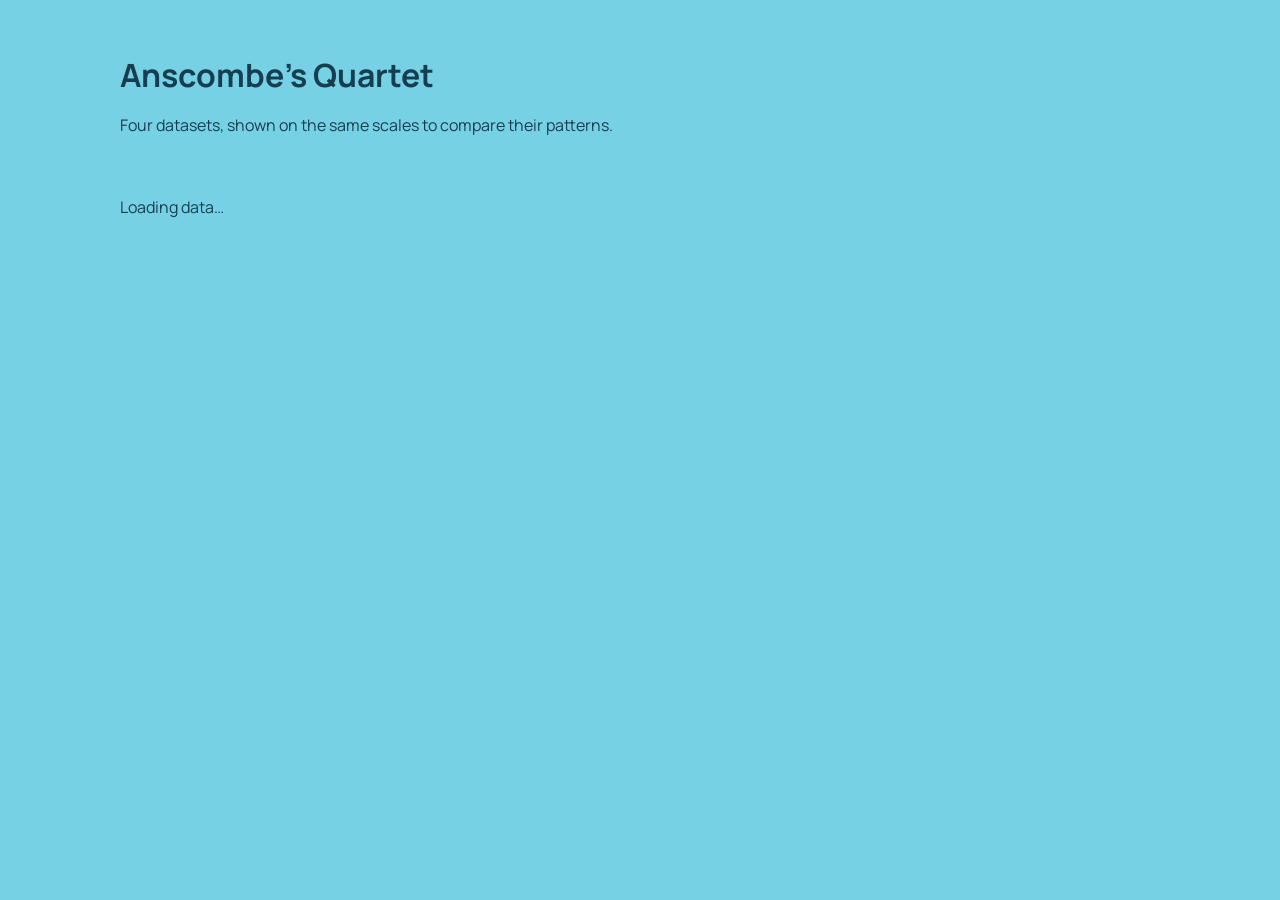
<file: anscombes-quartet/index.html>
<!DOCTYPE html>
<html lang="en">
<head>
<link rel="preconnect" href="https://fonts.googleapis.com">
<link rel="preconnect" href="https://fonts.gstatic.com" crossorigin>
<link href="https://fonts.googleapis.com/css2?family=Manrope:wght@300;400;500;600;700;800&display=swap" rel="stylesheet">

  <meta charset="UTF-8">
  <meta name="viewport" content="width=device-width, initial-scale=1">
  <title>Anscombe's Quartet</title>
  <style>
    svg text, button, input, select, textarea { font-family: "Manrope", sans-serif; }
    body { margin: 0; padding: 32px 20px; font-family: "Manrope", sans-serif; color: #173e50; background: #77d1e5; }
    main { max-width: 1040px; margin: auto; }
    h1 { margin-bottom: 8px; }
    p { line-height: 1.6; }
    #chart { display: grid; grid-template-columns: repeat(2, minmax(0, 1fr)); gap: 20px; margin: 28px 0; }
    svg { display: block; width: 100%; height: auto; background: #dceff9; border: 1px solid #8bc5ed; border-radius: 12px; }
    svg text { fill: #173e50; }
    .chart-title { font-size: 20px; font-weight: 600; }
    footer { font-size: 14px; }
    a { color: #124b70; }
    @media (max-width: 640px) { #chart { grid-template-columns: 1fr; } }
  </style>
</head>
<body>
  <main>
    <h1>Anscombe's Quartet</h1>
    <p>Four datasets, shown on the same scales to compare their patterns.</p>
    <div id="chart"></div>
    <p id="status" role="status">Loading data…</p>
  </main>
  <script src="https://d3js.org/d3.v7.min.js"></script>
  <script src="script.js"></script>
</body>
</html>
</file>
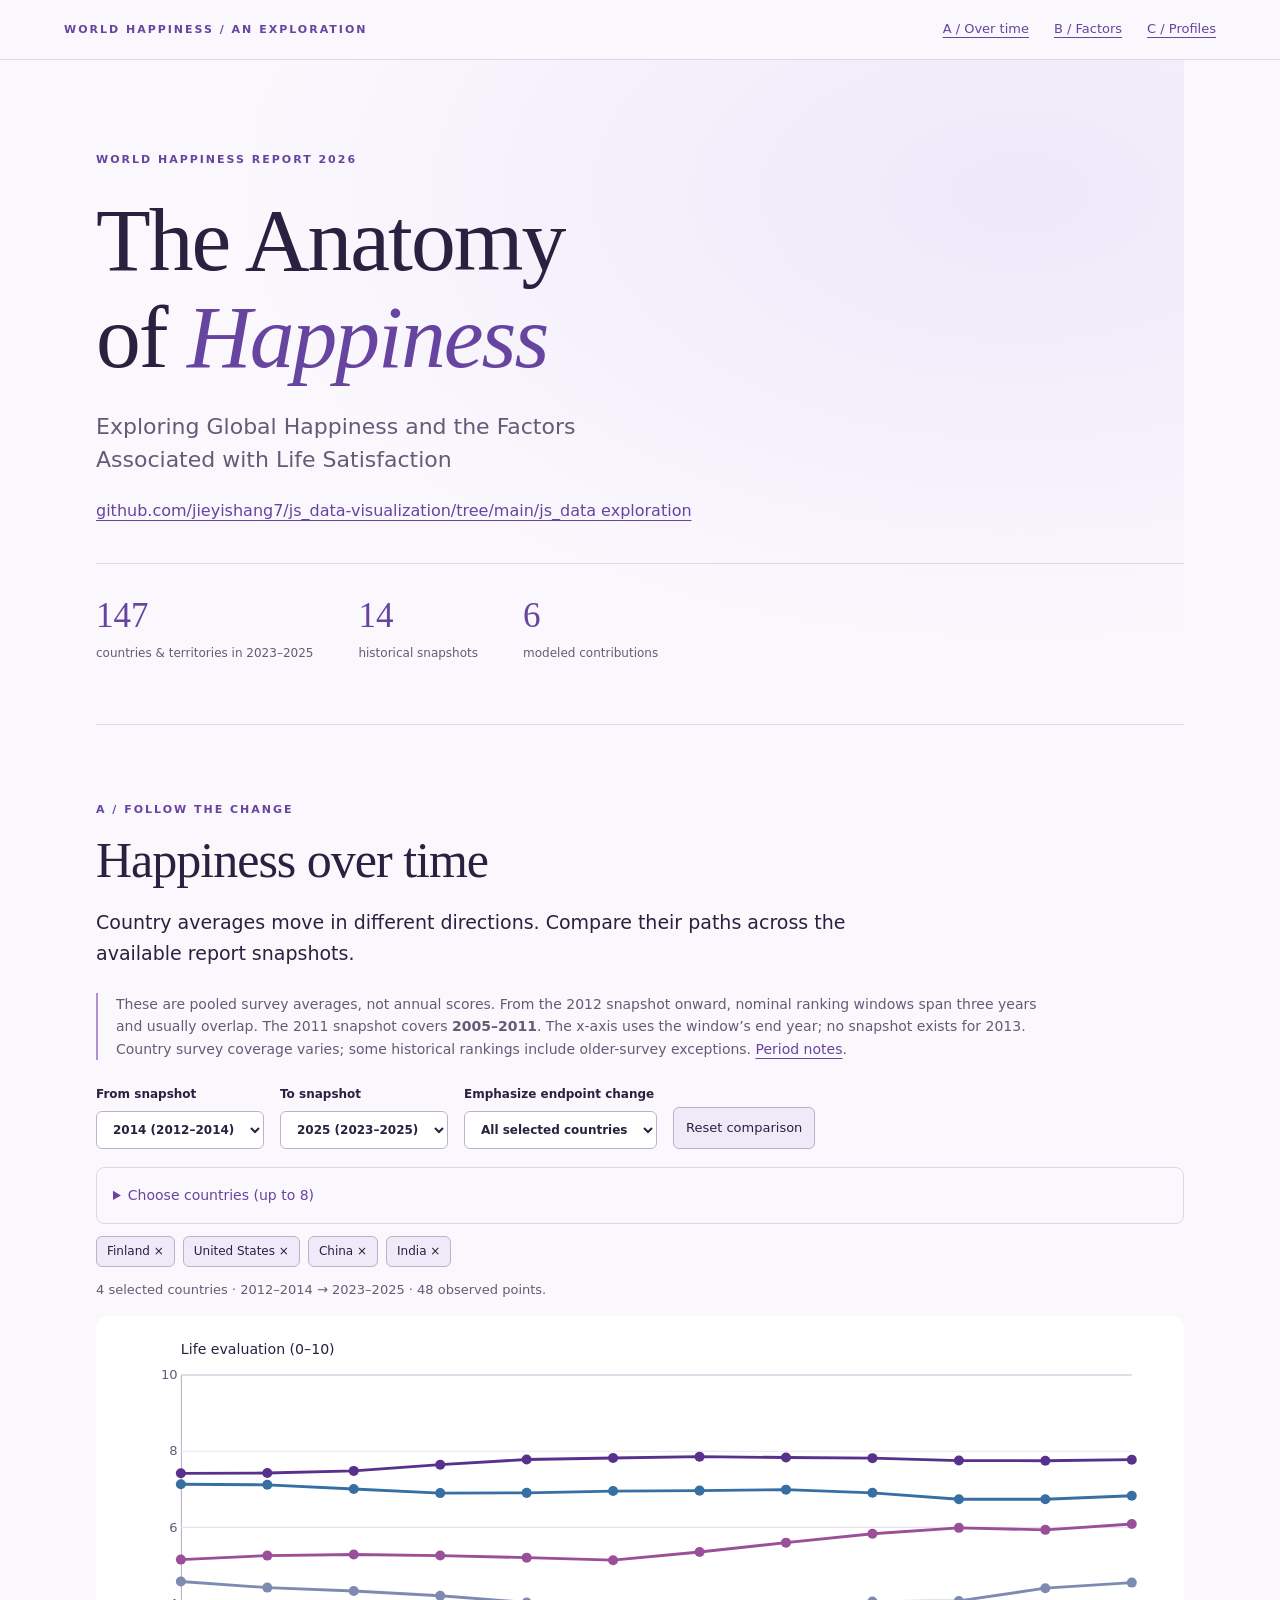
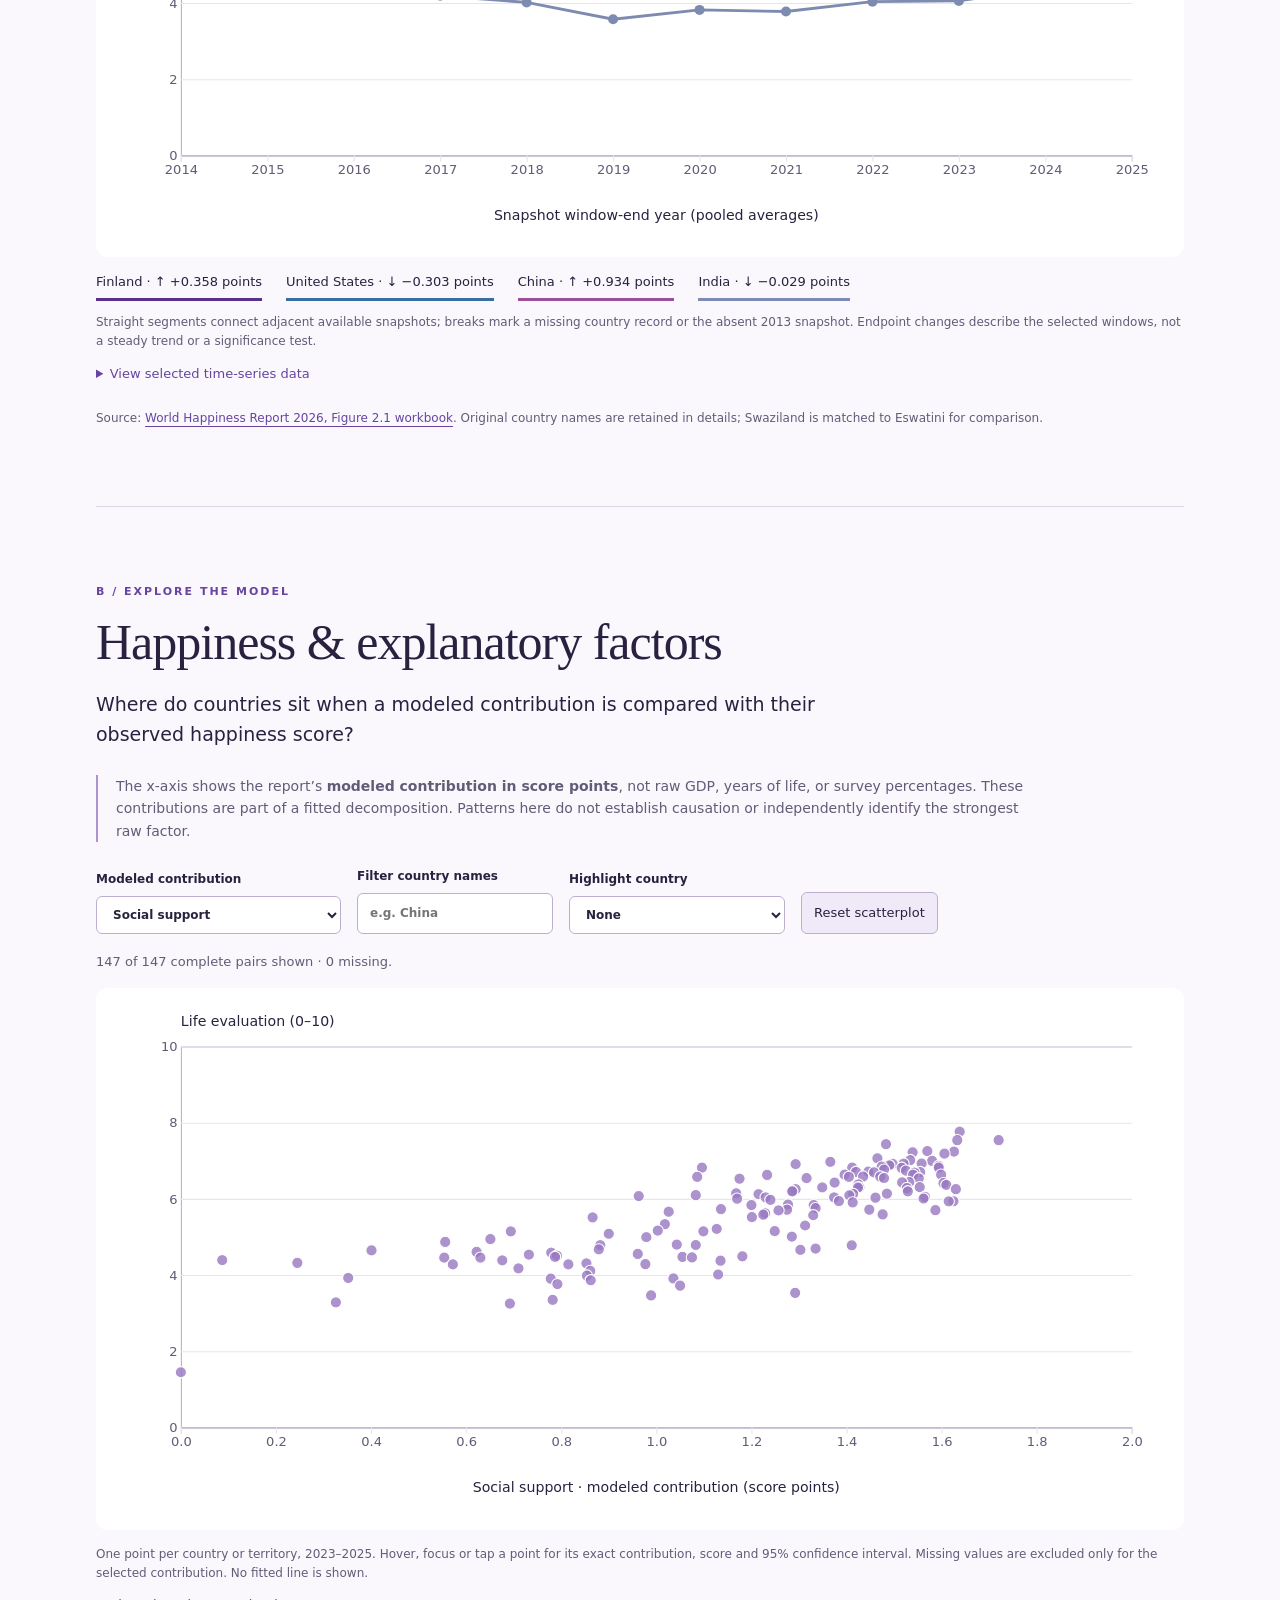
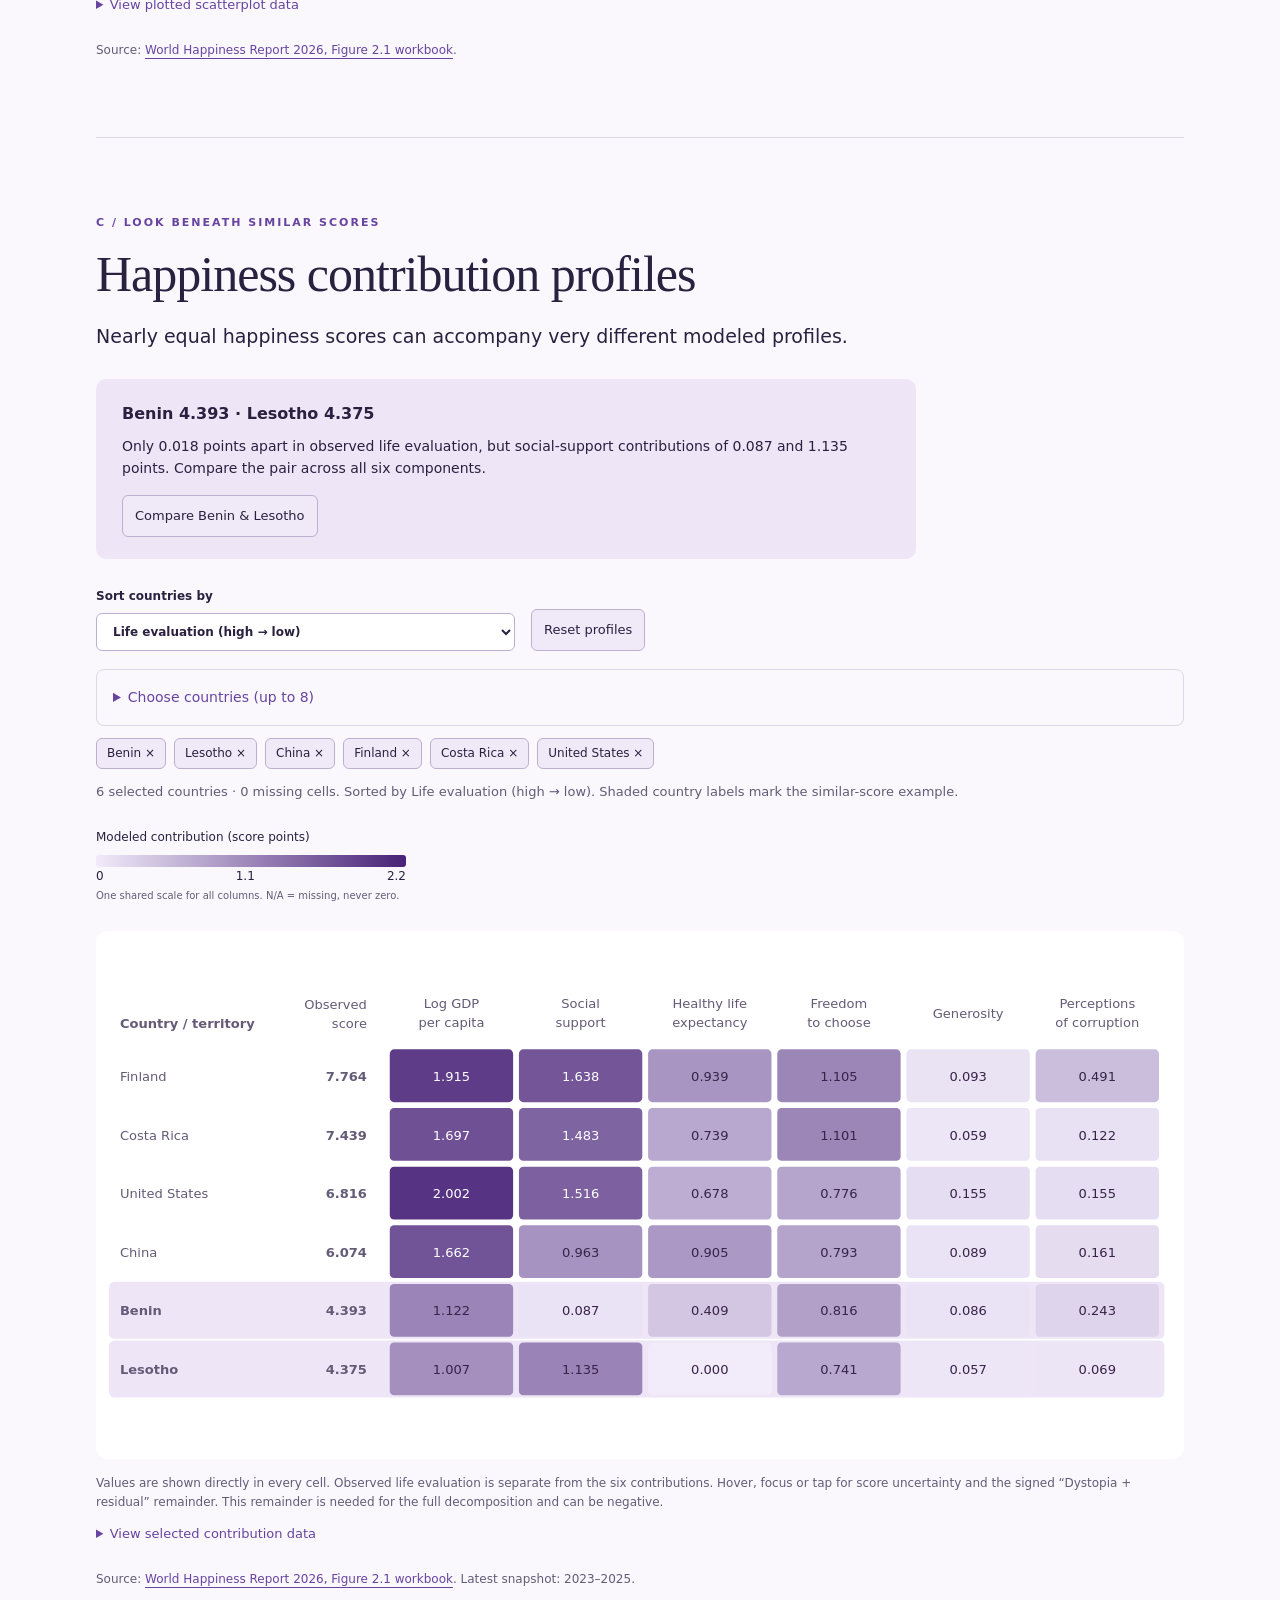
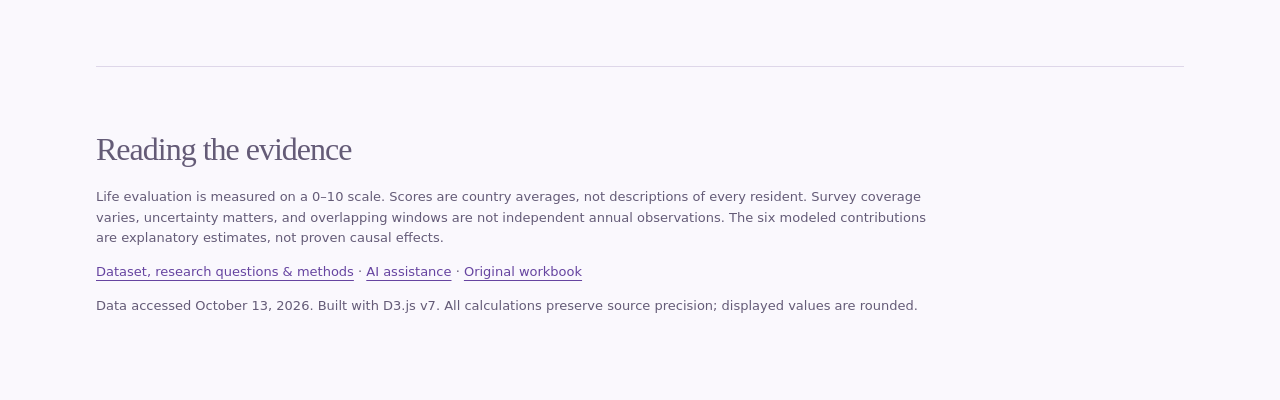
<file: js_data exploration/index.html>
<!doctype html>
<html lang="en">
  <head>
    <meta charset="utf-8" />
    <meta name="viewport" content="width=device-width,initial-scale=1" />
    <title>The Anatomy of Happiness</title>
    <link rel="stylesheet" href="style.css?v=20261013d" />
    <script defer src="vendor/d3.v7.min.js"></script>
    <script defer src="data/happiness.js?v=20261013d"></script>
    <script defer src="data/history.js?v=20261013d"></script>
    <script defer src="chart.js?v=20261013d"></script>
  </head>
  <body>
    <header>
      <a class="wordmark" href="#top">WORLD HAPPINESS / AN EXPLORATION</a>
      <nav aria-label="Sections">
        <a href="#time">A / Over time</a><a href="#factors">B / Factors</a
        ><a href="#profiles">C / Profiles</a>
      </nav>
    </header>
    <main id="top">
      <div class="hero">
        <p class="eyebrow">WORLD HAPPINESS REPORT 2026</p>
        <h1>The Anatomy<br />of <em>Happiness</em></h1>
        <p class="subtitle">
          Exploring Global Happiness and the Factors<br class="desktop" />
          Associated with Life Satisfaction
        </p>
        <p class="intro">
          <a
            href="https://github.com/jieyishang7/js_data-visualization/tree/main/js_data%20exploration"
            >github.com/jieyishang7/js_data-visualization/tree/main/js_data exploration</a
          >
        </p>
        <div class="facts">
          <span><b>147</b> countries & territories in 2023–2025</span
          ><span><b>14</b> historical snapshots</span><span><b>6</b> modeled contributions</span>
        </div>
      </div>
      <section id="time">
        <p class="eyebrow">A / FOLLOW THE CHANGE</p>
        <h2>Happiness over time</h2>
        <p class="lead">
          Country averages move in different directions. Compare their paths across the available
          report snapshots.
        </p>
        <p class="note">
          These are pooled survey averages, not annual scores. From the 2012 snapshot onward,
          nominal ranking windows span three years and usually overlap. The 2011 snapshot covers
          <strong>2005–2011</strong>. The x-axis uses the window’s end year; no snapshot exists for
          2013. Country survey coverage varies; some historical rankings include older-survey
          exceptions. <a href="README.md#6-time-windows-and-interpretation">Period notes</a>.
        </p>
        <div class="controls">
          <label
            >From snapshot
            <select id="a-start"></select></label
          ><label
            >To snapshot
            <select id="a-end"></select></label
          ><label
            >Emphasize endpoint change
            <select id="a-trend">
              <option value="all">All selected countries</option>
              <option value="up">Increasing</option>
              <option value="down">Decreasing</option>
            </select></label
          ><button id="a-reset">Reset comparison</button>
        </div>
        <div id="a-picker"></div>
        <p id="a-status" class="status" role="status"></p>
        <div class="chart-wrap">
          <svg id="chart-a" aria-label="Life evaluation by snapshot year" role="img"></svg>
        </div>
        <div id="a-legend" class="legend"></div>
        <p class="caption">
          Straight segments connect adjacent available snapshots; breaks mark a missing country
          record or the absent 2013 snapshot. Endpoint changes describe the selected windows, not a
          steady trend or a significance test.
        </p>
        <details>
          <summary>View selected time-series data</summary>
          <div id="a-table" class="table-wrap"></div>
        </details>
        <p class="source">
          Source:
          <a href="https://www.worldhappiness.report/data-sharing/"
            >World Happiness Report 2026, Figure 2.1 workbook</a
          >. Original country names are retained in details; Swaziland is matched to Eswatini for
          comparison.
        </p>
      </section>
      <section id="factors">
        <p class="eyebrow">B / EXPLORE THE MODEL</p>
        <h2>Happiness & explanatory factors</h2>
        <p class="lead">
          Where do countries sit when a modeled contribution is compared with their observed
          happiness score?
        </p>
        <p class="note">
          The x-axis shows the report’s <strong>modeled contribution in score points</strong>, not
          raw GDP, years of life, or survey percentages. These contributions are part of a fitted
          decomposition. Patterns here do not establish causation or independently identify the
          strongest raw factor.
        </p>
        <div class="controls">
          <label
            >Modeled contribution
            <select id="b-factor"></select></label
          ><label
            >Filter country names
            <input id="b-filter" type="search" placeholder="e.g. China" /></label
          ><label
            >Highlight country
            <select id="b-highlight"></select></label
          ><button id="b-reset">Reset scatterplot</button>
        </div>
        <p class="status" id="b-status" role="status"></p>
        <div class="chart-wrap">
          <svg
            id="chart-b"
            role="img"
            aria-label="Modeled contribution versus life evaluation"
          ></svg>
        </div>
        <p class="caption">
          One point per country or territory, 2023–2025. Hover, focus or tap a point for its exact
          contribution, score and 95% confidence interval. Missing values are excluded only for the
          selected contribution. No fitted line is shown.
        </p>
        <details>
          <summary>View plotted scatterplot data</summary>
          <div id="b-table" class="table-wrap"></div>
        </details>
        <p class="source">
          Source:
          <a href="https://www.worldhappiness.report/data-sharing/"
            >World Happiness Report 2026, Figure 2.1 workbook</a
          >.
        </p>
      </section>
      <section id="profiles">
        <p class="eyebrow">C / LOOK BENEATH SIMILAR SCORES</p>
        <h2>Happiness contribution profiles</h2>
        <p class="lead">
          Nearly equal happiness scores can accompany very different modeled profiles.
        </p>
        <div class="callout">
          <b>Benin 4.393 · Lesotho 4.375</b>
          <p>
            Only 0.018 points apart in observed life evaluation, but social-support contributions of
            0.087 and 1.135 points. Compare the pair across all six components.
          </p>
          <button id="c-pair">Compare Benin & Lesotho</button>
        </div>
        <div class="controls">
          <label
            >Sort countries by
            <select id="c-sort"></select></label
          ><button id="c-reset">Reset profiles</button>
        </div>
        <div id="c-picker"></div>
        <p class="status" id="c-status" role="status"></p>
        <div id="c-scale" class="scale">
          <span>Modeled contribution (score points)</span>
          <div class="gradient"></div>
          <div class="scale-ticks"><span>0</span><span>1.1</span><span>2.2</span></div>
          <small>One shared scale for all columns. N/A = missing, never zero.</small>
        </div>
        <div class="chart-wrap">
          <svg
            id="chart-c"
            role="img"
            aria-label="Six modeled contributions by selected country"
          ></svg>
        </div>
        <p class="caption">
          Values are shown directly in every cell. Observed life evaluation is separate from the six
          contributions. Hover, focus or tap for score uncertainty and the signed “Dystopia +
          residual” remainder. This remainder is needed for the full decomposition and can be
          negative.
        </p>
        <details>
          <summary>View selected contribution data</summary>
          <div id="c-table" class="table-wrap"></div>
        </details>
        <p class="source">
          Source:
          <a href="https://www.worldhappiness.report/data-sharing/"
            >World Happiness Report 2026, Figure 2.1 workbook</a
          >. Latest snapshot: 2023–2025.
        </p>
      </section>
      <footer>
        <h2>Reading the evidence</h2>
        <p>
          Life evaluation is measured on a 0–10 scale. Scores are country averages, not descriptions
          of every resident. Survey coverage varies, uncertainty matters, and overlapping windows
          are not independent annual observations. The six modeled contributions are explanatory
          estimates, not proven causal effects.
        </p>
        <a href="README.md">Dataset, research questions & methods</a> ·
        <a href="AI_ASSISTANCE.md">AI assistance</a> ·
        <a href="data/WHR26_Data_Figure_2.1.xlsx">Original workbook</a>
        <p>
          Data accessed October 13, 2026. Built with D3.js v7. All calculations preserve source
          precision; displayed values are rounded.
        </p>
      </footer>
    </main>
    <div id="tooltip" role="status" aria-live="polite" hidden></div>
  </body>
</html>
</file>
<file: js_data exploration/style.css>
:root {
  --ink: #29213f;
  --muted: #645b77;
  --purple: #6644a0;
  --line: #ded7e9;
  --paper: #faf8fd;
}
* {
  box-sizing: border-box;
}
html {
  scroll-behavior: smooth;
  scroll-padding-top: 85px;
}
body {
  margin: 0;
  background: var(--paper);
  color: var(--ink);
  font:
    16px/1.6 system-ui,
    -apple-system,
    sans-serif;
}
header {
  position: sticky;
  top: 0;
  z-index: 5;
  background: #faf8fdf5;
  backdrop-filter: blur(12px);
  border-bottom: 1px solid var(--line);
  padding: 19px 5%;
  display: flex;
  justify-content: space-between;
  gap: 20px;
  align-items: center;
}
.wordmark,
.eyebrow {
  font-size: 11px;
  letter-spacing: 2px;
  font-weight: 700;
}
.wordmark {
  text-decoration: none;
}
nav {
  display: flex;
  gap: 25px;
  font-size: 13px;
}
a {
  color: var(--purple);
  text-underline-offset: 4px;
}
main {
  max-width: 1160px;
  margin: auto;
  padding: 0 36px;
}
.hero {
  padding: 80px 0 60px;
  background: radial-gradient(ellipse at 85% 20%, #e9dff7aa, transparent 60%);
}
h1,
h2 {
  font-family: Georgia, "Times New Roman", serif;
  font-weight: 400;
  letter-spacing: -2px;
  line-height: 1.08;
}
h1 {
  font-size: clamp(56px, 7vw, 91px);
  margin: 24px 0;
}
h1 em {
  color: var(--purple);
}
h2 {
  font-size: clamp(34px, 4vw, 50px);
  margin: 15px 0 20px;
  letter-spacing: -1px;
}
.subtitle {
  font-size: 22px;
  color: var(--muted);
  line-height: 1.5;
}
.intro {
  max-width: 640px;
  color: var(--muted);
}
.intro a {
  overflow-wrap: anywhere;
}
.facts {
  display: flex;
  gap: 45px;
  border-top: 1px solid var(--line);
  margin-top: 40px;
  padding-top: 24px;
  color: var(--muted);
  font-size: 12px;
}
.facts b {
  display: block;
  font-family: Georgia, serif;
  font-weight: 400;
  font-size: 35px;
  color: var(--purple);
}
section {
  padding: 65px 0;
  border-top: 1px solid var(--line);
  scroll-margin-top: 10px;
}
.eyebrow {
  color: var(--purple);
}
.lead {
  font-size: 19px;
  max-width: 790px;
}
.note {
  max-width: 950px;
  color: var(--muted);
  font-size: 14px;
  border-left: 2px solid #ad94d0;
  padding-left: 18px;
  margin: 25px 0;
}
.controls {
  display: flex;
  flex-wrap: wrap;
  gap: 16px;
  align-items: end;
  margin: 25px 0 18px;
}
label {
  font-size: 12px;
  font-weight: 600;
  display: flex;
  flex-direction: column;
  gap: 7px;
}
select,
input,
button {
  font: inherit;
  border: 1px solid #bdb0cf;
  border-radius: 6px;
  background: white;
  color: var(--ink);
  padding: 10px 12px;
  max-width: 100%;
}
button {
  font-size: 13px;
  cursor: pointer;
  background: #f0e9f8;
  transition: background 0.18s;
}
button:hover {
  background: #e1d3f1;
}
button:disabled {
  opacity: 0.5;
  cursor: default;
}
:focus-visible {
  outline: 3px solid #8b67c5;
  outline-offset: 3px;
}
.picker {
  border: 1px solid var(--line);
  border-radius: 8px;
  padding: 16px;
}
.picker summary {
  cursor: pointer;
  font-size: 14px;
}
.picker input[type="search"] {
  margin: 15px 0;
  width: 100%;
  max-width: 330px;
}
.options {
  display: grid;
  grid-template-columns: repeat(auto-fit, minmax(200px, 1fr));
  max-height: 190px;
  overflow: auto;
  gap: 9px;
}
.options label {
  display: flex;
  flex-direction: row;
  align-items: center;
  font-weight: 400;
  font-size: 13px;
}
.options input {
  accent-color: var(--purple);
}
.chips {
  display: flex;
  flex-wrap: wrap;
  gap: 8px;
  margin-top: 12px;
}
.chips button {
  padding: 5px 10px;
  font-size: 12px;
}
.status {
  font-size: 13px;
  color: var(--muted);
  min-height: 21px;
}
.chart-wrap,
.table-wrap {
  overflow-x: auto;
  max-width: 100%;
}
.chart-wrap {
  background: #fff;
  border-radius: 12px;
  padding: 15px 0;
  margin: 15px 0;
}
svg {
  display: block;
  width: 100%;
  min-width: 780px;
  height: auto;
  overflow: visible;
}
svg text {
  font-family: system-ui, sans-serif;
  font-size: 12px;
  fill: var(--muted);
}
.domain {
  stroke: #bbb1c8;
}
.tick line {
  stroke: #e9e3f0;
}
.axis-title {
  font-size: 13px;
  fill: var(--ink);
}
.legend {
  display: flex;
  gap: 12px 24px;
  flex-wrap: wrap;
  font-size: 13px;
}
.legend span {
  border-bottom: 3px solid;
  padding-bottom: 5px;
}
.caption,
.source {
  font-size: 12px;
  color: var(--muted);
}
.source {
  margin-top: 25px;
}
details > summary {
  color: var(--purple);
  cursor: pointer;
  font-size: 13px;
}
table {
  border-collapse: collapse;
  font-size: 12px;
  white-space: nowrap;
  width: 100%;
  margin-top: 12px;
}
th,
td {
  padding: 8px 12px;
  text-align: left;
  border-bottom: 1px solid var(--line);
}
th {
  background: #f0e9f8;
}
.table-wrap {
  max-height: 330px;
}
.callout {
  background: #eee6f7;
  border-radius: 10px;
  padding: 22px 26px;
  margin: 28px 0;
  max-width: 820px;
}
.callout p {
  margin: 8px 0 15px;
  font-size: 14px;
}
.scale {
  width: 310px;
  max-width: 100%;
  font-size: 12px;
  margin: 25px 0;
}
.gradient {
  height: 12px;
  background: linear-gradient(to right, #f1ebfa, #482277);
  border-radius: 3px;
  margin-top: 8px;
}
.scale-ticks {
  display: flex;
  justify-content: space-between;
}
.scale small {
  color: var(--muted);
}
footer {
  border-top: 1px solid var(--line);
  padding: 50px 0 70px;
  font-size: 13px;
  color: var(--muted);
}
footer h2 {
  font-size: 32px;
}
footer p {
  max-width: 850px;
}
#tooltip {
  position: fixed;
  z-index: 10;
  pointer-events: none;
  max-width: 320px;
  padding: 15px 18px;
  background: #302443;
  color: white;
  border-radius: 8px;
  font-size: 13px;
  box-shadow: 0 8px 25px #20143233;
  white-space: pre-line;
}
#tooltip[hidden] {
  display: none;
}
.point {
  cursor: pointer;
}
.point:hover,
.point:focus {
  stroke: #241335;
  stroke-width: 2.5;
}
.heat-cell:focus {
  stroke: #22112f;
  stroke-width: 3;
}
@media (max-width: 600px) {
  header {
    position: relative;
    padding: 15px 20px;
    display: block;
  }
  nav {
    gap: 17px;
    margin-top: 10px;
    font-size: 12px;
  }
  main {
    padding: 0 20px;
  }
  .hero {
    padding: 45px 0;
  }
  .facts {
    gap: 18px;
  }
  .facts span {
    flex: 1;
  }
  .subtitle {
    font-size: 18px;
  }
  .desktop {
    display: none;
  }
  section {
    padding: 40px 0;
  }
  .controls > * {
    max-width: 100%;
  }
  .controls select {
    max-width: 280px;
  }
  .chart-wrap {
    border: 1px solid var(--line);
  }
  h1 {
    font-size: 57px;
  }
}
@media (prefers-reduced-motion: reduce) {
  html {
    scroll-behavior: auto;
  }
  * {
    transition: none !important;
  }
}
@keyframes reveal {
  from {
    opacity: 0.15;
  }
  to {
    opacity: 1;
  }
}
.time-line,
.scatter-point,
.heat-cell {
  animation: reveal 0.2s ease-out;
}
@media (prefers-reduced-motion: reduce) {
  .time-line,
  .scatter-point,
  .heat-cell {
    animation: none;
  }
}
</file>
